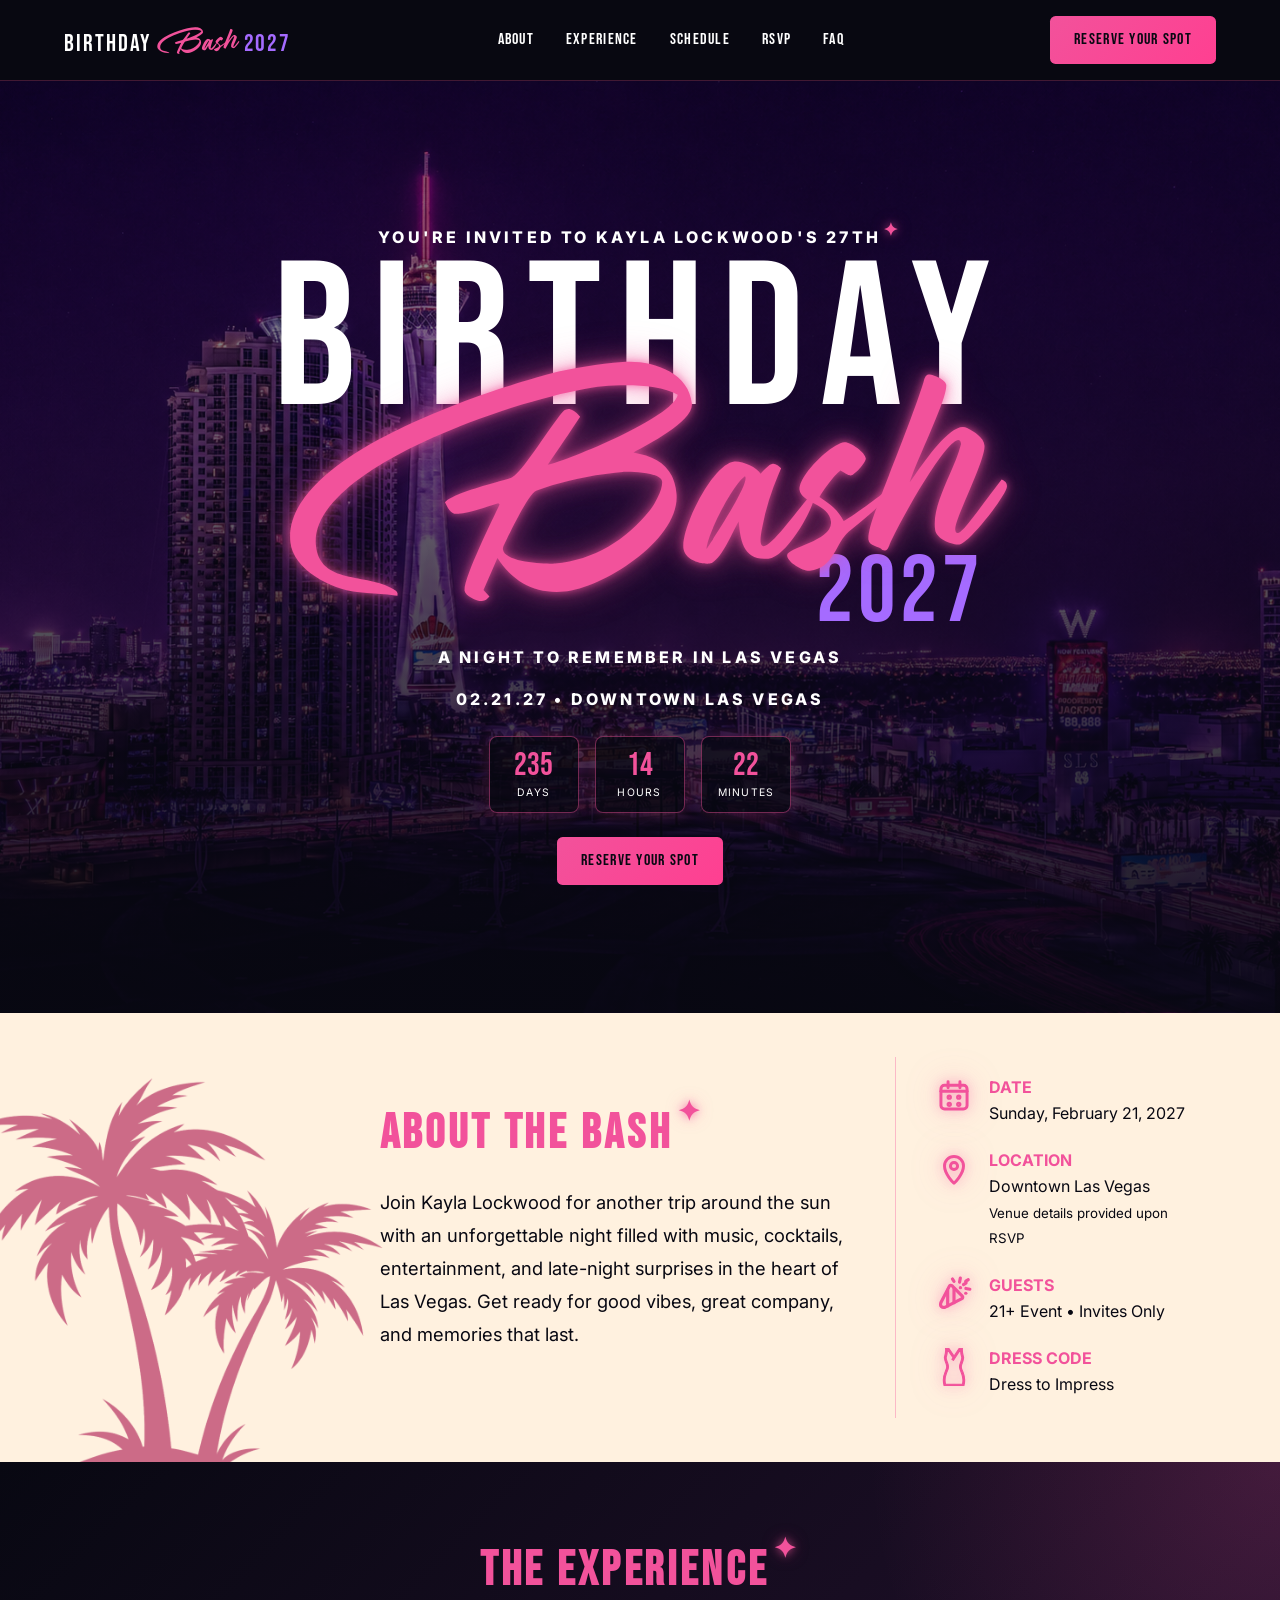
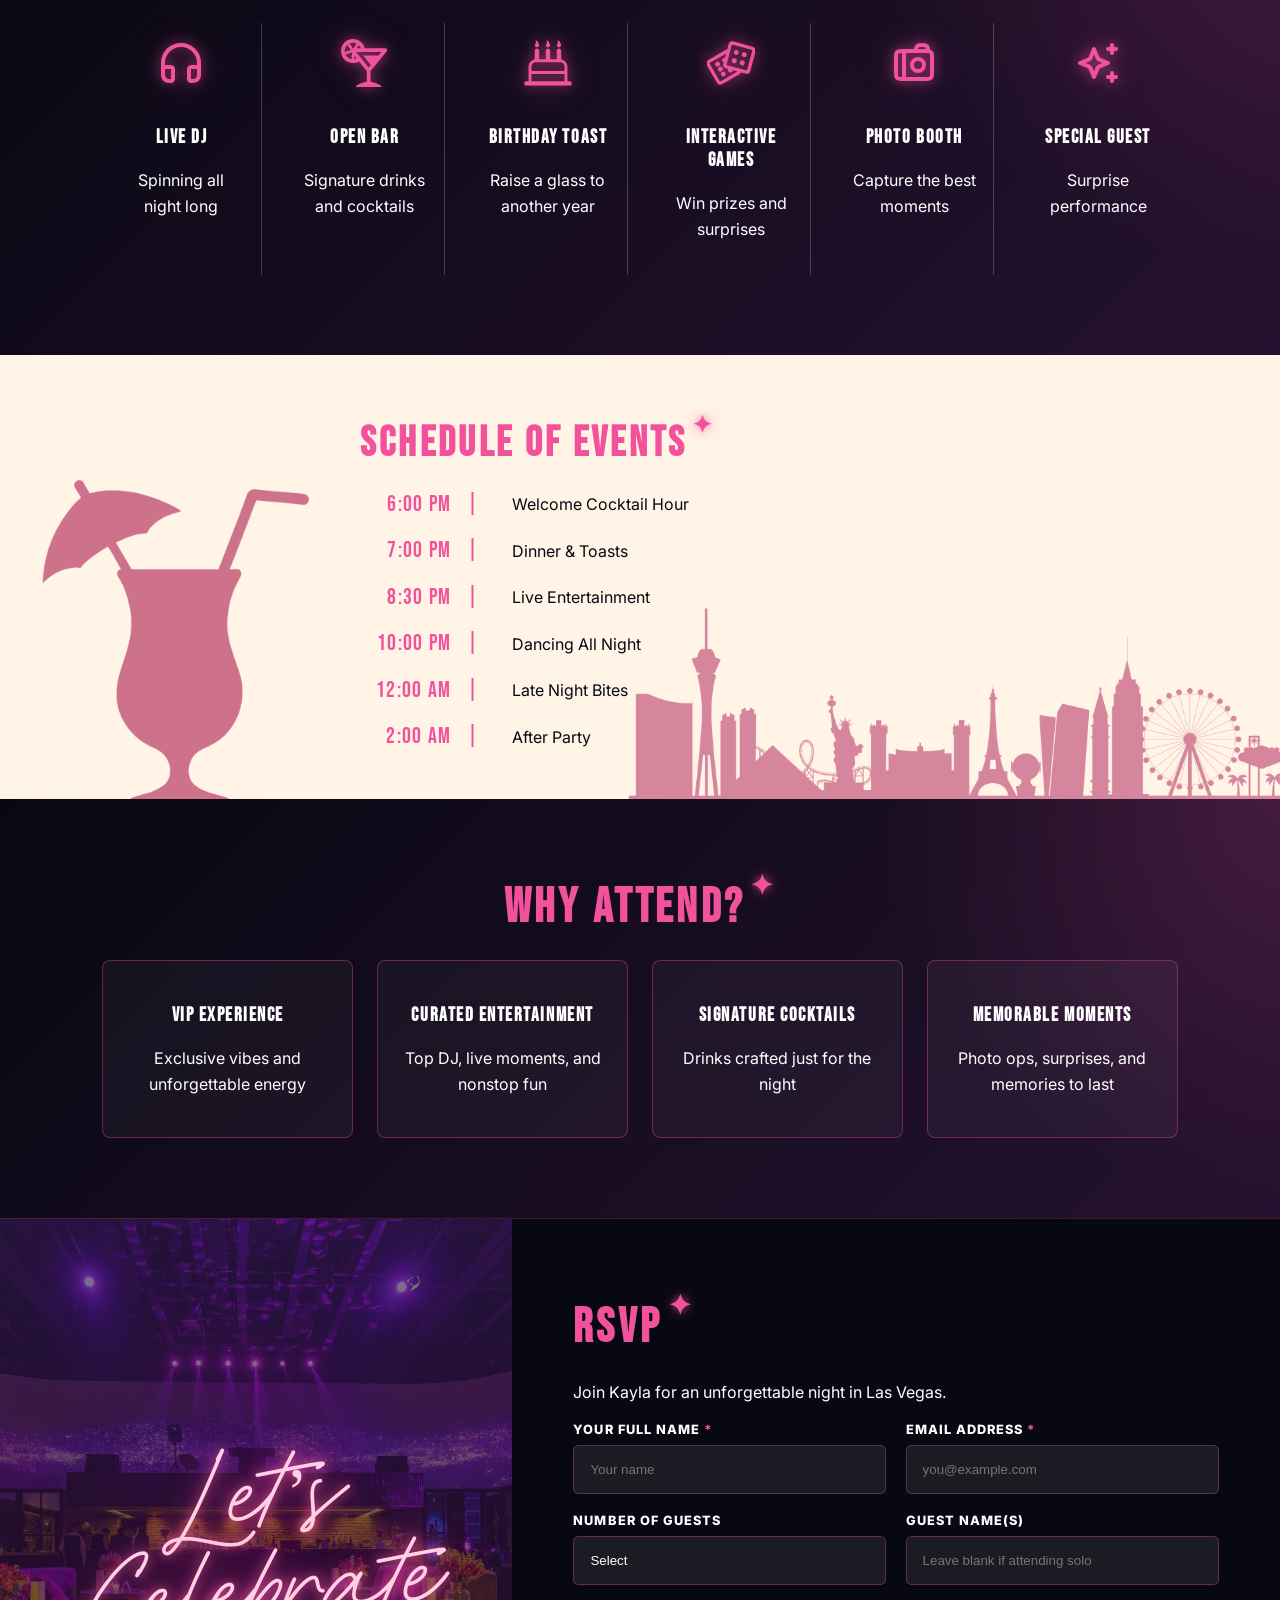
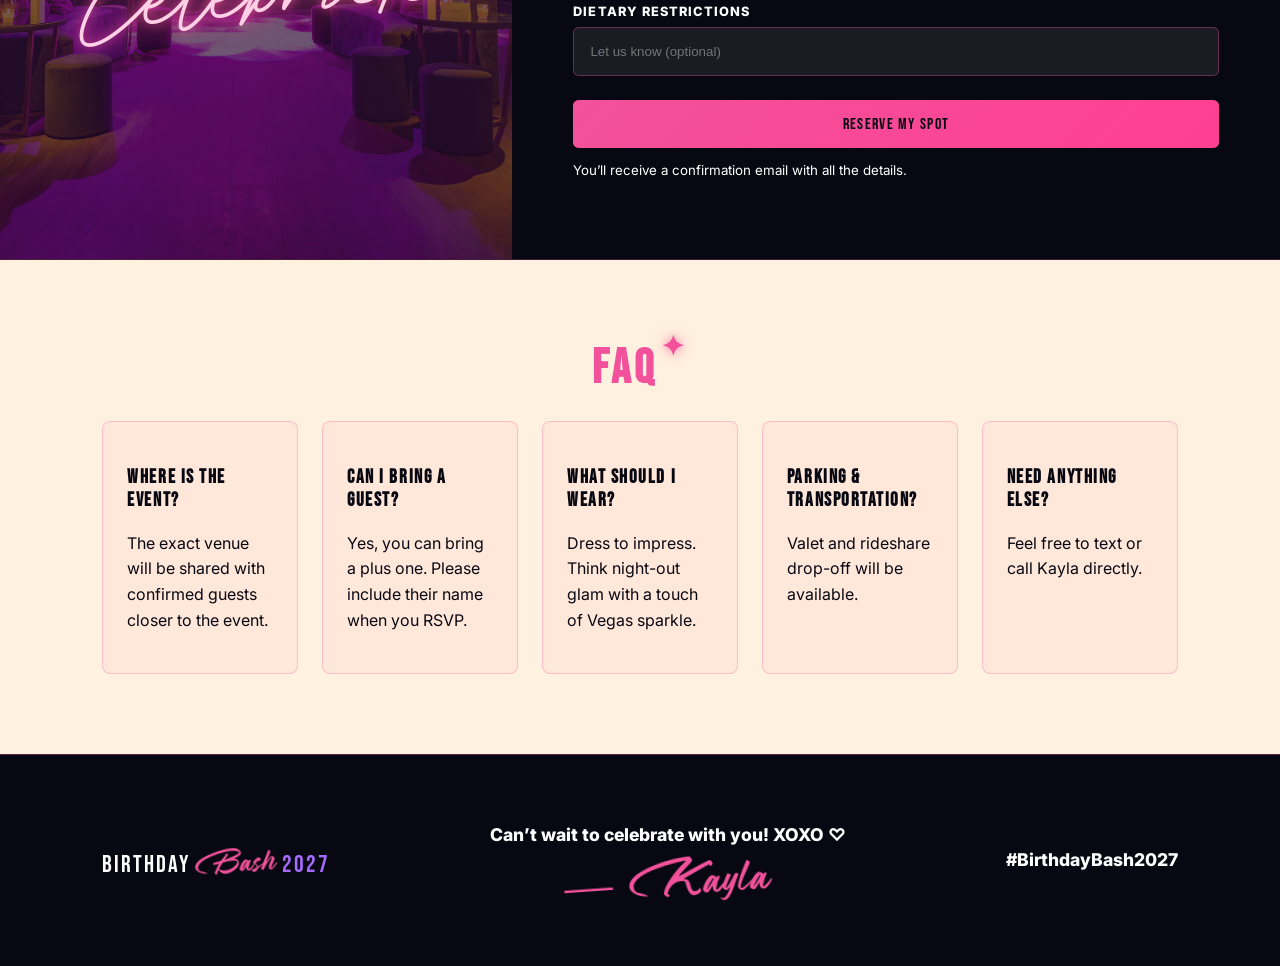
<file: index.html>
<!DOCTYPE html>
<html lang="en">
   <head>
      <meta charset="UTF-8" />
      <meta name="viewport" content="width=device-width, initial-scale=1.0" />
      <title>Birthday Bash 2027 | Kayla Lockwood’s 27th Birthday</title>
      <meta name="description" content="You're invited to Birthday Bash 2027. Join Kayla Lockwood in Las Vegas for an unforgettable evening of celebration, music, cocktails, and surprises.">
      <meta name="keywords" content="Birthday Bash 2027, Kayla Lockwood, Las Vegas birthday party, birthday invitation, RSVP, celebration, event invitation">
      <meta name="author" content="Kayla Lockwood">
      <meta property="og:title" content="Birthday Bash 2027 | Kayla Lockwood">
      <meta.go property="og:description" content="Join Kayla Lockwood for Birthday Bash 2027 in Las Vegas. RSVP and celebrate with music, cocktails, entertainment, and unforgettable memories.">
      <meta property="og:type" content="website">
      <meta property="og:image" content="./assets/birthday-bash-preview.jpg">
      <meta name="twitter:card" content="summary_large_image">
      <meta name="twitter:title" content="Birthday Bash 2027 | Kayla Lockwood">
      <meta name="twitter:description" content="You're invited to Birthday Bash 2027 in Las Vegas.">
      <meta name="twitter:image" content="./assets/birthday-bash-preview.jpg">
      <link rel="icon" href="./assets/sparkle-favicon.svg" type="image/svg+xml">
      <link rel="preconnect" href="https://fonts.googleapis.com">
      <link rel="preconnect" href="https://fonts.gstatic.com" crossorigin>
      <link rel="stylesheet" href="style.css" />
   </head>
   <body>
      <header class="site-header">
         <a href="#hero" class="logo">Birthday <span>Bash</span> <em>2027</em></a>
         <nav class="nav">
            <a href="#about">About</a>
            <a href="#experience">Experience</a>
            <a href="#schedule">Schedule</a>
            <a href="#rsvp">RSVP</a>
            <a href="#faq">FAQ</a>
         </nav>
         <a href="#rsvp" class="header-btn">Reserve Your Spot</a>
      </header>
      <main>
         <section id="hero" class="hero">
            <div class="hero-content">
               <p class="eyebrow">
                  You're invited to Kayla Lockwood's <span class="age-mark">27th<span class="age-sparkle">✦</span></span>
               </p>
               <h1>Birthday <span>Bash</span> <em>2027</em></h1>
               <p class="tagline">A night to remember in Las Vegas</p>
               <p class="details">02.21.27 • Downtown Las Vegas</p>
               <div class="countdown">
                  <div><span class="count-number days">235</span><small>Days</small></div>
                  <div><span class="count-number hours">14</span><small>Hours</small></div>
                  <div><span class="count-number minutes">22</span><small>Minutes</small></div>
               </div>
               <a href="#rsvp" class="primary-btn">Reserve Your Spot</a>
            </div>
         </section>
         <section id="about" class="about section-light">
            <div class="about-art" aria-hidden="true"></div>
            <div class="about-content">
               <h2>About the Bash <span class="sparkle">✦</span></h2>
               <p>
                  Join Kayla Lockwood for another trip around the sun with an unforgettable night
                  filled with music, cocktails, entertainment, and late-night surprises in the
                  heart of Las Vegas. Get ready for good vibes, great company, and memories that last.
               </p>
            </div>
            <div class="event-info">
               <div class="info-item">
                  <img src="./assets/calendar.svg" class="info-icon" alt="calendar icon">
                  <div>
                     <strong>Date</strong>
                     <p>Sunday, February 21, 2027</p>
                  </div>
               </div>
               <div class="info-item">
                  <img src="./assets/location.svg" class="info-icon" alt="location icon">
                  <div>
                     <strong>Location</strong>
                     <p>Downtown Las Vegas<br><small>Venue details provided upon RSVP</small></p>
                  </div>
               </div>
               <div class="info-item">
                  <img src="./assets/party-svgrepo-com.svg" class="info-icon" alt="party icon">
                  <div>
                     <strong>Guests</strong>
                     <p>21+ Event • Invites Only</p>
                  </div>
               </div>
               <div class="info-item">
                  <img src="./assets/dress-6-svgrepo-com.svg" class="info-icon" alt="dress icon">
                  <div>
                     <strong>Dress Code</strong>
                     <p>Dress to Impress</p>
                  </div>
               </div>
            </div>
         </section>
         <section id="experience" class="experience section-dark">
            <h2>The Experience <span class="sparkle">✦</span></h2>
            <div class="experience-grid">
               <article>
                  <img class="icon" src="./assets/headphones-alt-svgrepo-com.svg" alt="DJ headphones icon" />
                  <h3>Live DJ</h3>
                  <p>Spinning all night long</p>
               </article>
               <article>
                  <img class="icon" src="./assets/cocktail-2-svgrepo-com.svg" alt="cocktail icon" />
                  <h3>Open Bar</h3>
                  <p>Signature drinks and cocktails</p>
               </article>
               <article>
                  <img class="icon" src="./assets/birthday-cake-svgrepo-com (1).svg" alt="birthday cake icon" />
                  <h3>Birthday Toast</h3>
                  <p>Raise a glass to another year</p>
               </article>
               <article>
                  <img class="icon" src="./assets/craps-svgrepo-com.svg" alt="craps icon" />
                  <h3>Interactive Games</h3>
                  <p>Win prizes and surprises</p>
               </article>
               <article>
                  <img class="icon" src="./assets/camera-alt-1-svgrepo-com.svg" alt="camera icon" />
                  <h3>Photo Booth</h3>
                  <p>Capture the best moments</p>
               </article>
               <article>
                  <img class="icon" src="./assets/sparkles-svgrepo-com.svg" alt="sparkles icon" />
                  <h3>Special Guest</h3>
                  <p>Surprise performance</p>
               </article>
            </div>
         </section>
         <section id="schedule" class="schedule section-light">
            <div class="schedule-art" aria-hidden="true"></div>
            <div>
               <h2>Schedule of Events <span class="sparkle">✦</span></h2>
               <div class="timeline">
                  <p><span>6:00 PM</span> Welcome Cocktail Hour</p>
                  <p><span>7:00 PM</span> Dinner & Toasts</p>
                  <p><span>8:30 PM</span> Live Entertainment</p>
                  <p><span>10:00 PM</span> Dancing All Night</p>
                  <p><span>12:00 AM</span> Late Night Bites</p>
                  <p><span>2:00 AM</span> After Party</p>
               </div>
            </div>
         </section>
         <section class="why section-dark">
            <h2>Why Attend? <span class="sparkle">✦</span></h2>
            <div class="why-grid">
               <article>
                  <h3>VIP Experience</h3>
                  <p>Exclusive vibes and unforgettable energy</p>
               </article>
               <article>
                  <h3>Curated Entertainment</h3>
                  <p>Top DJ, live moments, and nonstop fun</p>
               </article>
               <article>
                  <h3>Signature Cocktails</h3>
                  <p>Drinks crafted just for the night</p>
               </article>
               <article>
                  <h3>Memorable Moments</h3>
                  <p>Photo ops, surprises, and memories to last</p>
               </article>
            </div>
         </section>
         <section id="rsvp" class="rsvp">
            <div class="rsvp-image">
               <p>Let’s Celebrate</p>
            </div>
            <form class="rsvp-form">
               <h2>RSVP <span class="sparkle">✦</span></h2>
               <p>Join Kayla for an unforgettable night in Las Vegas.</p>
               <div class="form-grid">
                  <label>
                  <span class="label-text">Your Full Name <span class="required">*</span></span>
                  <input type="text" placeholder="Your name" required>
                  </label>
                  <label>
                  <span class="label-text">Email Address <span class="required">*</span></span>
                  <input type="email" placeholder="you@example.com" required>
                  </label>
                  <label>
                     Number of Guests
                     <select>
                        <option value="" disabled selected>Select</option>
                        <option value="1">1</option>
                        <option value="2">2</option>
                     </select>
                  </label>
                  <!--<label>Number of Guests</label>
                     <div class="guest-options">
                       <label><input type="radio" name="guests"> 1 Guest</label>
                       <label><input type="radio" name="guests"> 2 Guests</label>
                     </div>-->
                  <label>
                  Guest Name(s)
                  <input type="text" placeholder="Leave blank if attending solo" />
                  </label>
                  <label class="full-width">
                  Dietary Restrictions
                  <input type="text" placeholder="Let us know (optional)" />
                  </label>
               </div>
               <a href="thank-you.html" class="form-button">Reserve My Spot</a>
               <small>You’ll receive a confirmation email with all the details.</small>
            </form>
         </section>
         <section id="faq" class="faq section-light">
            <h2>FAQ <span class="sparkle">✦</span></h2>
            <div class="faq-grid">
               <article>
                  <h3>Where is the event?</h3>
                  <p>The exact venue will be shared with confirmed guests closer to the event.</p>
               </article>
               <article>
                  <h3>Can I bring a guest?</h3>
                  <p>Yes, you can bring a plus one. Please include their name when you RSVP.</p>
               </article>
               <article>
                  <h3>What should I wear?</h3>
                  <p>Dress to impress. Think night-out glam with a touch of Vegas sparkle.</p>
               </article>
               <article>
                  <h3>Parking & transportation?</h3>
                  <p>Valet and rideshare drop-off will be available.</p>
               </article>
               <article>
                  <h3>Need Anything Else?</h3>
                  <p>Feel free to text or call Kayla directly.</p>
               </article>
            </div>
         </section>
      </main>
      <footer>
         <p class="footer-logo">Birthday <span>Bash</span> <em>2027</em></p>
         <p class="footer-signoff">
            Can’t wait to celebrate with you! XOXO ♡
            <span class="script-text">— Kayla</span>
         </p>
         <p>#BirthdayBash2027</p>
      </footer>
      <script>
         const countdown = { days: 235, hours: 14, minutes: 22 };
         const daysEl = document.querySelector(".days");
         const hoursEl = document.querySelector(".hours");
         const minutesEl = document.querySelector(".minutes");
         
         function updateCountdown() {
           countdown.minutes--;
           if (countdown.minutes < 0) {
             countdown.minutes = 59;
             countdown.hours--;
           }
           if (countdown.hours < 0) {
             countdown.hours = 23;
             countdown.days--;
           }
           if (countdown.days < 229) {
             countdown.days = 235;
             countdown.hours = 14;
             countdown.minutes = 22;
           }
           daysEl.textContent = countdown.days;
           hoursEl.textContent = String(countdown.hours).padStart(2, "0");
           minutesEl.textContent = String(countdown.minutes).padStart(2, "0");
         }
         setInterval(updateCountdown, 5000);
      </script>
   </body>
</html>
</file>
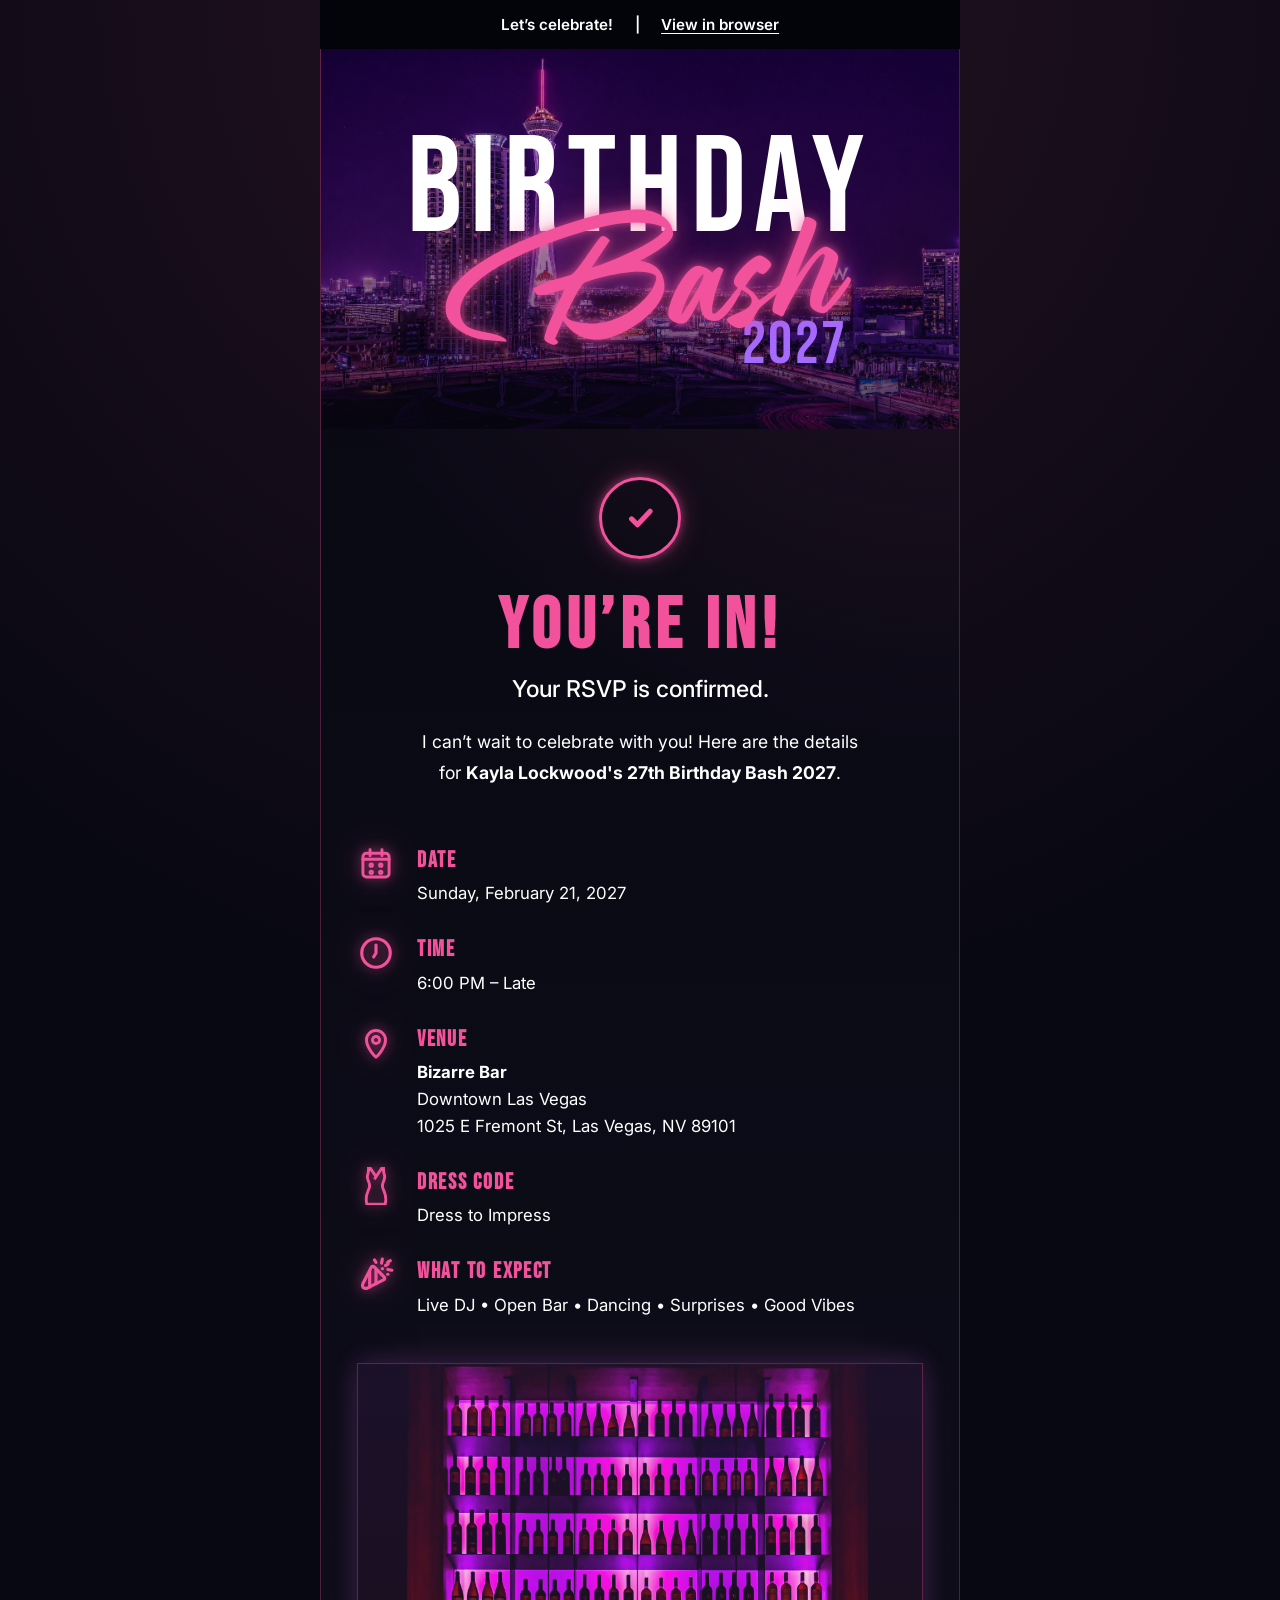
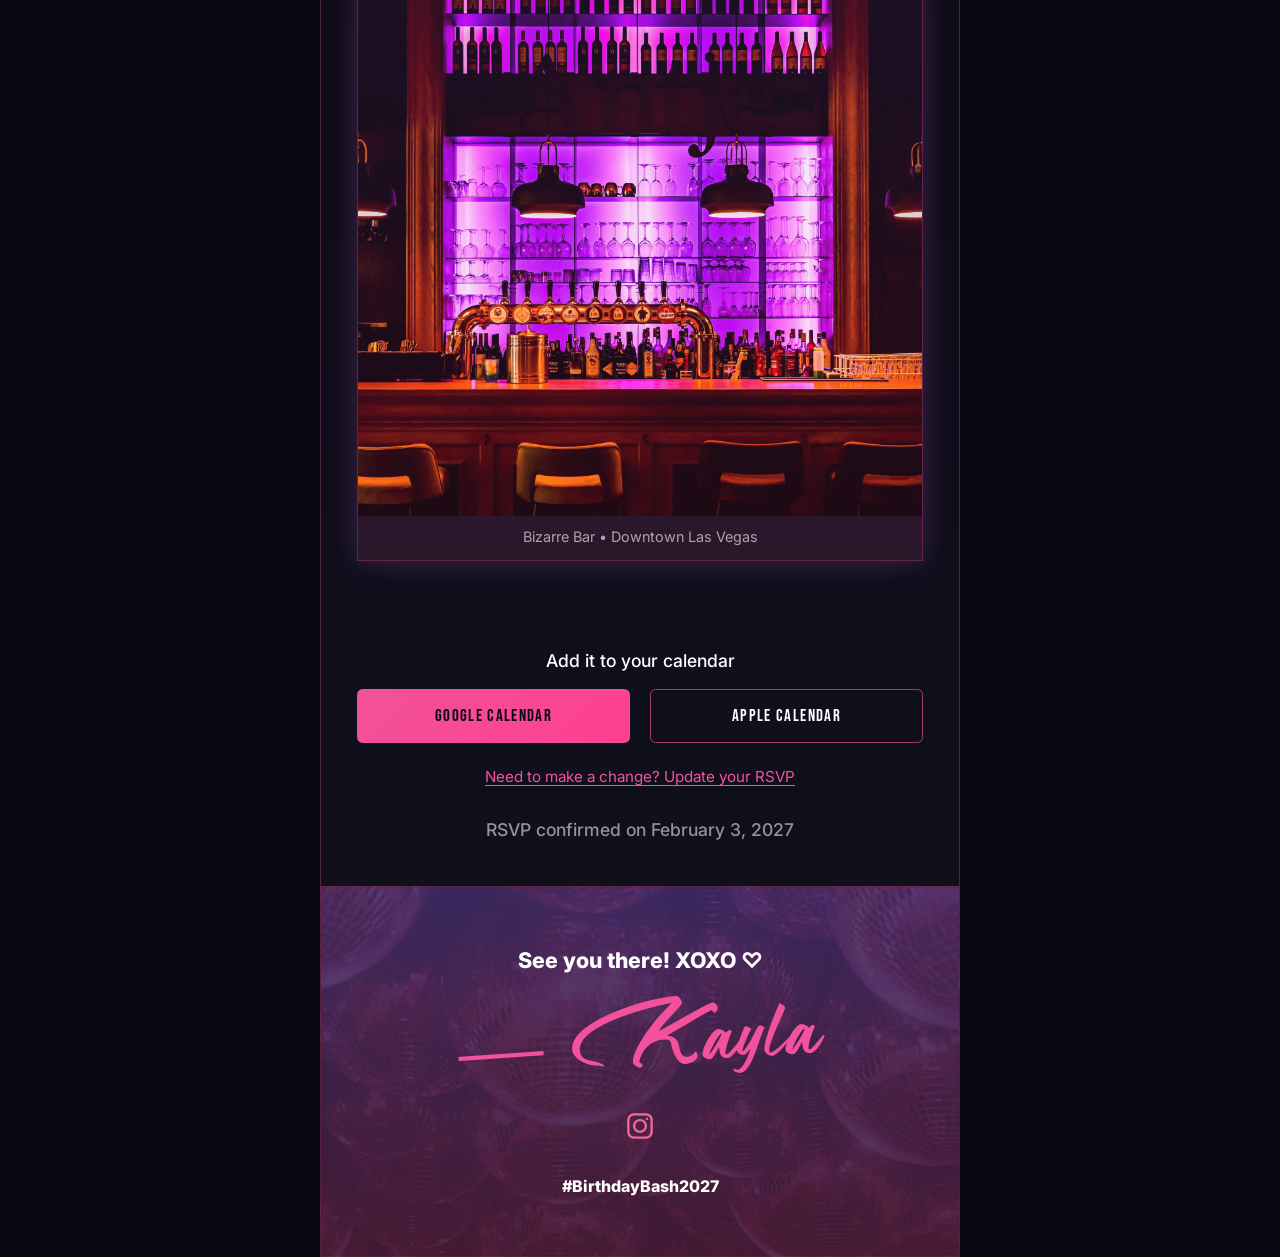
<file: email.html>
<!DOCTYPE html>
<html lang="en">
   <head>
      <meta charset="UTF-8" />
      <meta name="viewport" content="width=device-width, initial-scale=1.0" />
      <title>Birthday Bash 2027 | Email Mockup</title>
      <meta name="description" content="Preview of the RSVP confirmation email experience designed for Birthday Bash 2027.">
      <meta name="keywords" content="Birthday Bash 2027, email design, RSVP confirmation email, event branding, UX email design">
      <meta name="author" content="Kayla Lockwood">
      <meta property="og:title" content="Birthday Bash 2027 | RSVP Confirmation Email">
      <meta property="og:description" content="Preview of the RSVP confirmation email experience created for Birthday Bash 2027.">
      <meta property="og:type" content="website">
      <meta property="og:image" content="./assets/confirmation-email-preview.jpg">
      <meta name="twitter:card" content="summary_large_image">
      <meta name="twitter:title" content="Birthday Bash 2027 | RSVP Confirmation Email">
      <meta name="twitter:description" content="Preview of the RSVP confirmation email experience.">
      <meta name="twitter:image" content="./assets/confirmation-email-preview.jpg">
      <link rel="icon" href="./assets/sparkle-favicon.svg" type="image/svg+xml">
      <link rel="preconnect" href="https://fonts.googleapis.com">
      <link rel="preconnect" href="https://fonts.gstatic.com" crossorigin>
      <link rel="stylesheet" href="email-style.css" />
   </head>
   <body>
      <div class="preheader"> <span>Let’s celebrate!</span> <span>|</span> <a href="#">View in browser</a> </div>
      <main>
         <section class="email-hero">
            <div class="email-logo"> <span class="logo-top">Birthday</span> <span class="logo-script">Bash</span> <span class="logo-year">2027</span> </div>
         </section>
         <section class="confirmation">
            <div class="checkmark" aria-hidden="true">
               <svg viewBox="0 0 64 64">
                  <path d="M22 33L29 40L44 24" />
               </svg>
            </div>
            <h1>You’re In!</h1>
            <h2>Your RSVP is confirmed.</h2>
            <p> I can’t wait to celebrate with you! Here are the details for <strong>Kayla Lockwood's 27th Birthday Bash 2027</strong>. </p>
         </section>
         <section class="event-details">
            <div class="detail-item">
               <img src="./assets/calendar.svg" class="detail-icon" alt="calendar icon"> 
               <div>
                  <h3>Date</h3>
                  <p>Sunday, February 21, 2027</p>
               </div>
            </div>
            <div class="detail-item">
               <img src="./assets/clock-seven-svgrepo-com.svg" class="detail-icon" alt="clock icon"> 
               <div>
                  <h3>Time</h3>
                  <p>6:00 PM – Late</p>
               </div>
            </div>
            <div class="detail-item">
               <img src="./assets/location.svg" class="detail-icon" alt="location icon"> 
               <div>
                  <h3>Venue</h3>
                  <p><strong>Bizarre Bar</strong></p>
                  <p>Downtown Las Vegas</p>
                  <p>1025 E Fremont St, Las Vegas, NV 89101</p>
               </div>
            </div>
            <div class="detail-item">
               <img src="./assets/dress-6-svgrepo-com.svg" class="detail-icon" alt="dress icon"> 
               <div>
                  <h3>Dress Code</h3>
                  <p>Dress to Impress</p>
               </div>
            </div>
            <div class="detail-item">
               <img src="./assets/party-svgrepo-com.svg" class="detail-icon" alt="party icon"> 
               <div>
                  <h3>What to Expect</h3>
                  <p>Live DJ • Open Bar • Dancing • Surprises • Good Vibes</p>
               </div>
            </div>
            <div class="venue-image-wrapper">
               <img class="venue-image" src="./assets/pexels-lorna-pauli-1320744316-29005334.jpg" alt="Bar top with shelves of bottles">
               <p class="venue-caption">
                  Bizarre Bar • Downtown Las Vegas
               </p>
            </div>
         </section>
         <section class="calendar-section">
            <p>Add it to your calendar</p>
            <div class="calendar-buttons">
               <a href="#" class="email-btn">Google Calendar</a>
               <a href="#" class="email-btn secondary">Apple Calendar</a>
            </div>
            <a href="#" class="update-rsvp">
            Need to make a change? Update your RSVP
            </a>
            <p class="confirmation-id">
               RSVP confirmed on <span>February 3, 2027</span>
            </p>
         </section>
      </main>
      <footer class="email-footer">
         <p class="footer-signoff">
            See you there! XOXO ♡
            <span class="script-text">— Kayla</span>
         </p>
         <div class="social-links">
            <a href="https://instagram.com/social.sin" target="_blank">
            <img src="./assets/instagram-svgrepo-com.svg" alt="Instagram  icon">
            </a>
         </div>
         <p>#BirthdayBash2027</p>
      </footer>
   </body>
</html>
</file>
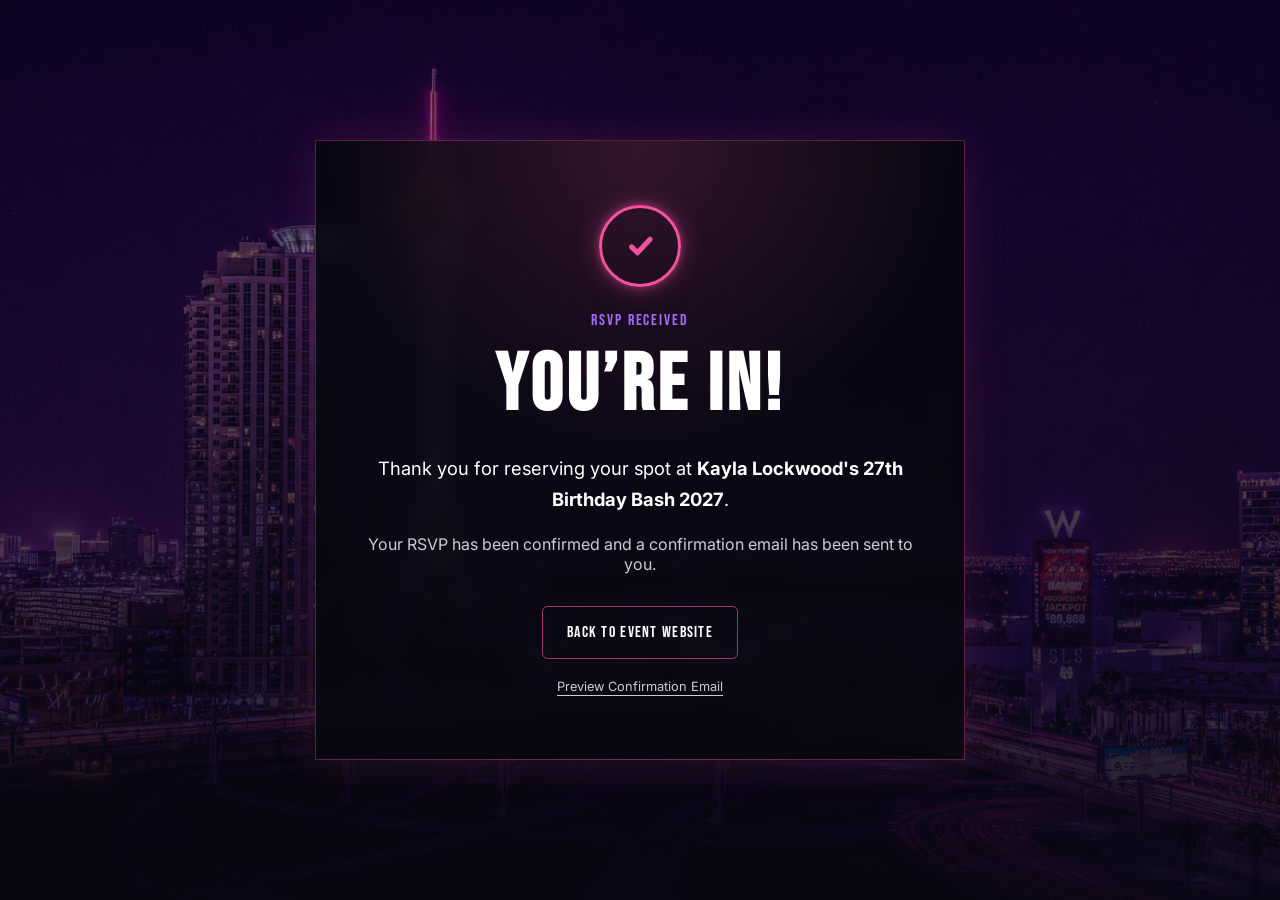
<file: thank-you.html>
<!DOCTYPE html>
<html lang="en">
   <head>
      <meta charset="UTF-8">
      <meta name="viewport" content="width=device-width, initial-scale=1.0">
      <title>RSVP Confirmed | Birthday Bash 2027</title>
      <meta name="description" content="Your RSVP has been received. Thank you for confirming your attendance at Birthday Bash 2027. We can't wait to celebrate with you in Las Vegas.">
      <meta name="keywords" content="Birthday Bash 2027 RSVP, RSVP confirmation, Kayla Lockwood birthday, Las Vegas event">
      <meta name="author" content="Kayla Lockwood">
      <meta property="og:title" content="RSVP Confirmed | Birthday Bash 2027">
      <meta property="og:description" content="Your RSVP has been received. We look forward to celebrating with you at Birthday Bash 2027.">
      <meta property="og:type" content="website">
      <meta property="og:image" content="./assets/birthday-bash-preview.jpg">
      <meta name="twitter:card" content="summary_large_image">
      <meta name="twitter:title" content="RSVP Confirmed | Birthday Bash 2027">
      <meta name="twitter:description" content="Thank you for confirming your attendance.">
      <meta name="twitter:image" content="./assets/birthday-bash-preview.jpg">
      <link rel="icon" href="./assets/sparkle-favicon.svg" type="image/svg+xml">
      <link rel="preconnect" href="https://fonts.googleapis.com">
      <link rel="preconnect" href="https://fonts.gstatic.com" crossorigin>
      <link rel="stylesheet" href="thank-you.css">
   </head>
   <body>
      <main class="confirmation-page">
         <div class="confirmation-card">
            <div class="checkmark" aria-hidden="true">
               <svg viewBox="0 0 64 64">
                  <path d="M22 33L29 40L44 24" />
               </svg>
            </div>
            <p class="eyebrow">RSVP RECEIVED</p>
            <h1>
               You’re In!
            </h1>
            <p class="intro">
               Thank you for reserving your spot at
               <strong>Kayla Lockwood's 27th Birthday Bash 2027</strong>.
            </p>
            <p class="details">
               Your RSVP has been confirmed and a confirmation email has been sent to you.
            </p>
            <div class="button-group">
               <a href="index.html" class="secondary-btn">
               Back to Event Website
               </a>
            </div>
            <a href="email.html" class="email-preview-link">
            Preview Confirmation Email
            </a>
         </div>
      </main>
   </body>
</html>
</file>
<file: style.css>
@import url('https://fonts.googleapis.com/css2?family=Bebas+Neue&family=Inter:wght@400;500;700;800&display=swap');

@font-face {
	font-family: "Bigtimes";
	src: url("./assets/Bigtimes.otf") format("opentype");
	font-weight: 400;
	font-style: normal;
	font-display: swap;
}

@font-face {
	font-family: "RocketClouds";
	src: url("./assets/Rocket Clouds.ttf") format("truetype");
	font-weight: 400;
	font-style: normal;
	font-display: swap;
}

:root {
	--black: #080812;
	--navy: #10101d;
	--purple: #25112f;
	--pink: #f2529b;
	--hot-pink: #ff3f91;
	--lavender: #a56bff;
	--cream: #fff1df;
	--white: #ffffff;
}

* {
	box-sizing: border-box;
}

html {
	scroll-behavior: smooth;
}

body {
	margin: 0;
	font-family: "Inter", sans-serif;
	background: var(--black);
	color: var(--white);
	animation: pageFadeIn 0.8s ease both;
}

.sparkle {
	display: inline-block;
	color: var(--pink);
	font-size: 0.58em;
	line-height: 1;
	margin-left: -0.25em;
	transform: translateY(-0.22em);
	vertical-align: top;
	text-shadow:
		0 0 8px rgba(242, 82, 155, 0.65),
		0 0 18px rgba(242, 82, 155, 0.35);
}

.age-mark {
	display: inline-flex;
	align-items: flex-start;
	gap: 0.15em;
}

.age-sparkle {
	color: var(--pink);
	font-size: 1.15em;
	line-height: 1;
	transform: translateY(-0.25em);
	text-shadow:
		0 0 8px rgba(242, 82, 155, 0.65),
		0 0 18px rgba(242, 82, 155, 0.35);
}

h1,
h2,
h3,
.logo,
.footer-logo,
.header-btn,
.primary-btn,
.form-button,
button {
	font-family: "Bebas Neue", sans-serif;
	letter-spacing: 0.08em;
}

h2 {
	color: var(--pink);
	font-size: clamp(2rem, 4vw, 3rem);
	margin: 0 0 1.5rem;
}

p {
	line-height: 1.6;
}

.logo span,
.footer-logo span,
.hero h1 span,
.rsvp-image p,
.script-text {
	font-weight: 400;
	font-synthesis: none;
}

/* Header */

.site-header {
	position: sticky;
	top: 0;
	z-index: 100;
	display: flex;
	align-items: center;
	justify-content: space-between;
	gap: 2rem;
	padding: 1rem 5%;
	background: rgba(8, 8, 18, 0.88);
	backdrop-filter: blur(12px);
	border-bottom: 1px solid rgba(242, 82, 155, 0.25);
	animation: slideDown 0.8s ease both;
}

.logo,
.footer-logo {
	color: var(--white);
	text-decoration: none;
	font-size: 1.5rem;
	line-height: 0.9;
	display: flex;
	align-items: baseline;
	gap: 0.35rem;
}

.logo span,
.footer-logo span {
	display: inline-block;
	font-family: "Bigtimes", cursive;
	color: var(--pink);
	font-size: 2rem;
	text-transform: none;
	letter-spacing: 0;
	transform: rotate(-4deg);
}

.logo em,
.footer-logo em {
	color: var(--lavender);
	font-style: normal;
}

.nav {
	display: flex;
	gap: 2rem;
}

.nav a {
	position: relative;
	color: var(--white);
	text-decoration: none;
	font-family: "Bebas Neue", sans-serif;
	letter-spacing: 0.08em;
}

.nav a:hover {
	color: var(--pink);
}

.nav a::after {
	content: "";
	position: absolute;
	left: 0;
	bottom: -0.35rem;
	width: 100%;
	height: 2px;
	background: var(--pink);
	transform: scaleX(0);
	transform-origin: right;
	transition: transform 0.25s ease;
}

.nav a:hover::after {
	transform: scaleX(1);
	transform-origin: left;
}

/* Buttons */

.header-btn,
.primary-btn,
.rsvp-form button,
.form-button {
	display: inline-block;
	background: linear-gradient(135deg, var(--pink), var(--hot-pink));
	color: var(--black);
	text-decoration: none;
	padding: 0.9rem 1.5rem;
	border-radius: 0.35rem;
	border: none;
	font-size: 1rem;
	cursor: pointer;
	transition: transform 0.25s ease, box-shadow 0.25s ease, background 0.25s ease;
}

.header-btn:link,
.header-btn:visited,
.primary-btn:link,
.primary-btn:visited {
	color: var(--black);
}

.header-btn:hover,
.primary-btn:hover,
.rsvp-form button:hover,
.form-button:hover {
	transform: translateY(-3px);
	box-shadow:
		0 0 12px rgba(242, 82, 155, 0.55),
		0 0 28px rgba(242, 82, 155, 0.35);
}

.header-btn:active,
.primary-btn:active,
.rsvp-form button:active,
.form-button:active {
	transform: translateY(0);
	box-shadow: 0 0 6px rgba(242, 82, 155, 0.45);
}

.form-button {
	width: 100%;
	margin: 1.5rem 0 0.7rem;
	text-align: center;
}

.form-button:link,
.form-button:visited {
	color: var(--black);
}

/* Hero */

.hero {
	min-height: 88vh;
	display: grid;
	place-items: center;
	text-align: center;
	padding: 8rem 5%;
	background:
		linear-gradient(rgba(8, 8, 18, 0.35), rgba(8, 8, 18, 0.95)),
		url("./assets/Purple Vegas.png");
	background-size: cover;
	background-position: center;
}

.hero-content>* {
	opacity: 0;
	animation: fadeUp 0.8s ease both;
}

.hero-content .eyebrow {
	animation-delay: 0.15s;
}

.hero-content h1 {
	animation-delay: 0.3s;
}

.hero-content .tagline {
	animation-delay: 0.45s;
}

.hero-content .details {
	animation-delay: 0.6s;
}

.hero-content .primary-btn {
	animation-delay: 0.75s;
}

.eyebrow,
.tagline,
.details {
	text-transform: uppercase;
	letter-spacing: 0.2em;
	font-weight: 800;
}

.hero h1 {
	position: relative;
	margin: 0 auto;
	font-size: clamp(6rem, 16vw, 14rem);
	line-height: 0.75;
	font-weight: 400;
	text-align: left;
	width: fit-content;
	padding-bottom: 0.35em;
}

.hero h1 span {
	display: block;
	position: relative;
	z-index: 2;
	font-family: "Bigtimes", cursive;
	color: var(--pink);
	font-size: 1.38em;
	line-height: 0.68;
	letter-spacing: 0;
	margin-top: -0.18em;
	margin-left: 0.05em;
	transform: rotate(-5deg);
	-webkit-font-smoothing: antialiased;
	text-shadow:
		0 0 8px rgba(242, 82, 155, 0.7),
		0 0 24px rgba(242, 82, 155, 0.45),
		0 0 42px rgba(242, 82, 155, 0.25);
}

.hero h1 em {
	position: absolute;
	right: 0.25em;
	bottom: -0.08em;
	z-index: 1;
	color: var(--lavender);
	font-style: normal;
	font-size: 0.46em;
	line-height: 1;
	letter-spacing: 0.04em;
}

.tagline {
	margin-top: 0.75rem;
}

.countdown {
	display: flex;
	justify-content: center;
	gap: 1rem;
	margin: 1.5rem 0;
}

.countdown div {
	min-width: 90px;
	padding: 0.8rem 1rem;
	border: 1px solid rgba(242, 82, 155, 0.45);
	border-radius: 0.5rem;
	background: rgba(8, 8, 18, 0.65);
	box-shadow: 0 0 18px rgba(242, 82, 155, 0.22);
}

.countdown span {
	display: block;
	font-family: "Bebas Neue", sans-serif;
	color: var(--pink);
	font-size: 2rem;
	line-height: 1;
}

.countdown small {
	display: block;
	margin-top: 0.25rem;
	color: var(--white);
	text-transform: uppercase;
	letter-spacing: 0.12em;
	font-size: 0.65rem;
}

/* Shared Sections */

.section-light {
	background: var(--cream);
	color: var(--black);
}

.section-dark {
	background:
		radial-gradient(circle at top right, rgba(242, 82, 155, 0.18), transparent 30%),
		linear-gradient(135deg, var(--black), var(--purple));
	color: var(--white);
}

/* About */

.about {
	position: relative;
	overflow: hidden;
	min-height: 430px;
	display: grid;
	grid-template-columns: 280px minmax(430px, 560px) minmax(280px, 360px);
	gap: 2.5rem;
	align-items: center;
	padding: 4rem 7%;
}

.about-content {
	grid-column: 2;
	position: relative;
	z-index: 1;
	margin-left: -30px;
}

.about-art {
	position: absolute;
	left: -55px;
	bottom: -55px;
	width: 470px;
	height: 470px;
	background: url("./assets/palm-tree.png") no-repeat bottom left;
	background-size: contain;
	pointer-events: none;
	z-index: 0;
}

.about-content p {
	font-size: 1.15rem;
	line-height: 1.8;
	max-width: 560px;
}

.event-info {
	grid-column: 3;
	position: relative;
	z-index: 1;
	padding-left: 2.5rem;
}

.event-info::before {
	content: "";
	position: absolute;
	left: 0;
	top: -20px;
	bottom: -20px;
	width: 1px;
	background: rgba(242, 82, 155, 0.35);
}

.info-item {
	display: flex;
	align-items: flex-start;
	gap: 1rem;
	margin-bottom: 1.5rem;
}

.info-item:last-child {
	margin-bottom: 0;
}

.info-icon {
	width: 38px;
	height: 38px;
	flex-shrink: 0;
	filter:
		drop-shadow(0 0 6px rgba(242, 82, 155, .45)) drop-shadow(0 0 16px rgba(242, 82, 155, .25));
}

.info-item p {
	margin: 0.25rem 0 0;
}

.info-item strong {
	color: var(--pink);
	text-transform: uppercase;
}

/* Experience + Why + FAQ */

.experience,
.why,
.faq {
	padding: 5rem 8%;
	text-align: center;
}

.experience-grid,
.why-grid,
.faq-grid {
	display: grid;
	gap: 1.5rem;
}

.experience-grid {
	grid-template-columns: repeat(6, 1fr);
}

.experience article {
	border-right: 1px solid rgba(255, 255, 255, 0.2);
	padding: 1rem;
}

.experience article:last-child {
	border-right: none;
}

.icon {
	width: 48px;
	height: 48px;
	object-fit: contain;
	margin-bottom: 1rem;
	filter:
		drop-shadow(0 0 6px rgba(242, 82, 155, 0.55)) drop-shadow(0 0 14px rgba(242, 82, 155, 0.28));
}

.experience h3,
.why h3,
.faq h3 {
	color: var(--white);
	text-transform: uppercase;
	font-size: 1.2rem;
}

.why-grid {
	grid-template-columns: repeat(4, 1fr);
}

.why article,
.faq article {
	border: 1px solid rgba(242, 82, 155, 0.35);
	padding: 1.5rem;
	border-radius: 0.5rem;
	background: rgba(255, 255, 255, 0.04);
}

.faq-grid {
	grid-template-columns: repeat(5, 1fr);
	text-align: left;
}

/* Schedule */

.schedule {
	position: relative;
	overflow: hidden;
	min-height: 430px;
	padding: 4rem 7% 2rem;

	display: grid;
	grid-template-columns: 280px 500px 1fr;
	gap: 2.5rem;
	align-items: center;

	background:
		linear-gradient(rgba(255, 255, 255, .18), rgba(255, 255, 255, .18)),
		url("./assets/Vegas Vector.png") no-repeat bottom right,
		var(--cream);
	background-position: bottom right -10px;
	background-size: 52% auto;
}

.schedule h2 {
	margin-bottom: 1.25rem;
	font-size: clamp(2.5rem, 3.25vw, 3.5rem);
	white-space: nowrap;
}

.schedule-art {
	position: absolute;
	left: -35px;
	bottom: -55px;
	width: 420px;
	height: 420px;

	background: url("./assets/cocktail.png") no-repeat bottom left;
	background-size: contain;

	pointer-events: none;
	z-index: 0;
	opacity: 0.95;
}


.schedule>div:not(.schedule-art) {
	grid-column: 2;
	position: relative;
	z-index: 1;

	margin-left: -50px;
}

.schedule h2 {
	margin-bottom: 1.25rem;
	font-size: clamp(2.5rem, 3.25vw, 3.5rem);
	white-space: nowrap;
}

.timeline p {
	display: grid;
	grid-template-columns: 120px 1fr;
	gap: 2rem;
	align-items: center;
	margin: 0.75rem 0;
}

.timeline p::before {
	content: none;
}

.timeline p::after {
	content: none;
}

.timeline span {
	width: 120px;
	display: inline-block;
	text-align: right;

	color: var(--pink);
	font-family: "Bebas Neue", sans-serif;
	font-size: 1.35rem;
	letter-spacing: 0.06em;
}

.timeline span::after {
	content: "|";
	display: inline-block;
	margin-left: 1rem;
	color: var(--pink);
}

/* RSVP */

.rsvp {
	display: grid;
	grid-template-columns: 0.8fr 1.2fr;
	background:
		radial-gradient(circle at left, rgba(242, 82, 155, 0.18), transparent 35%),
		var(--black);
	border-top: 1px solid rgba(242, 82, 155, 0.25);
	border-bottom: 1px solid rgba(242, 82, 155, 0.25);
}

.rsvp-image {
	position: relative;
	overflow: hidden;
	display: grid;
	place-items: center;
	min-height: 480px;
	padding: 3rem;
	background:
		linear-gradient(rgba(20, 5, 35, 0.45),
			rgba(20, 5, 35, 0.65)),
		linear-gradient(rgba(165, 107, 255, 0.25),
			rgba(242, 82, 155, 0.18)),
		url("./assets/pexels-bertellifotografia-16935993.jpg");

	background-size: cover;
	background-position: center;
}

.rsvp-image p {
	font-family: "RocketClouds", cursive;
	color: #ffcfe5;

	font-size: clamp(3.25rem, 5.8vw, 6rem);
	line-height: 1.4;
	width: 100%;
	max-width: 620px;
	margin: 0 auto;

	text-align: center;
	transform: rotate(-5deg) scale(0.92);
	transform-origin: center;

	text-shadow:
		0 0 12px rgba(242, 82, 155, 0.9),
		0 0 30px rgba(242, 82, 155, 0.75),
		0 0 60px rgba(242, 82, 155, 0.45);
}

.rsvp-form {
	padding: 5rem 8%;
}

.form-grid {
	display: grid;
	grid-template-columns: repeat(2, 1fr);
	gap: 1.2rem;
}

.form-grid .full-width {
	grid-column: 1 / -1;
}

label {
	display: grid;
	gap: 0.5rem;
	font-size: 0.8rem;
	text-transform: uppercase;
	letter-spacing: 0.08em;
	font-weight: 800;
}

input,
select {
	width: 100%;
	background: rgba(255, 255, 255, 0.08);
	border: 1px solid rgba(242, 82, 155, 0.35);
	color: rgba(255, 255, 255, .7);
	/* makes "Select" look like placeholder text */
	padding: 1rem;
	border-radius: 0.35rem;

	appearance: none;
	-webkit-appearance: none;
	-moz-appearance: none;
}

select:valid {
	color: var(--white);
}

option {
	background: var(--purple);
	color: var(--white);
}

.label-text {
	display: inline-flex;
	align-items: baseline;
	gap: 0.25rem;
}

.required {
	color: var(--pink);
}

.rsvp-form button {
	width: 100%;
	margin: 1.5rem 0 0.7rem;
}

.faq h3 {
	color: var(--black);
}

.faq article {
	background: rgba(242, 82, 155, 0.06);
	border: 1px solid rgba(242, 82, 155, 0.28);
}

/* Footer */

footer {
	padding: 3rem 8%;
	display: flex;
	align-items: center;
	justify-content: space-between;
	gap: 2rem;
	background: var(--black);
	border-top: 1px solid rgba(242, 82, 155, 0.35);
}

.footer-signoff {
	display: flex;
	flex-direction: column;
	align-items: center;
	gap: 0.35rem;

	font-weight: 800;
	font-size: 1.1rem;
	text-align: center;
}

.script-text {
	font-family: "Bigtimes", cursive;
	color: var(--pink);
	font-size: 3rem;
	line-height: 0.95;
	transform: rotate(-4deg);
}

footer>p:last-child {
	font-weight: 800;
	/* bold hashtag */
	font-size: 1.1rem;
}

/* Animations */

@keyframes pageFadeIn {
	from {
		opacity: 0;
	}

	to {
		opacity: 1;
	}
}

@keyframes slideDown {
	from {
		opacity: 0;
		transform: translateY(-16px);
	}

	to {
		opacity: 1;
		transform: translateY(0);
	}
}

@keyframes fadeUp {
	from {
		opacity: 0;
		transform: translateY(24px);
	}

	to {
		opacity: 1;
		transform: translateY(0);
	}
}


/* Global responsive safety */

html,
body {
	width: 100%;
	max-width: 100%;
	overflow-x: hidden;
}

img {
	max-width: 100%;
	height: auto;
}

main,
section,
footer,
.site-header {
	max-width: 100%;
}

/* Large screens */

@media (min-width: 1600px) {

	.hero,
	.about,
	.schedule,
	.experience,
	.why,
	.faq,
	.rsvp-form,
	footer {
		padding-left: 10%;
		padding-right: 10%;
	}

	.about {
		grid-template-columns: 360px minmax(520px, 680px) minmax(320px, 420px);
	}

	.about-art {
		width: 560px;
		height: 560px;
	}

	.schedule {
		grid-template-columns: 340px 560px 1fr;
		background-size: 48% auto;
	}

	.schedule-art {
		width: 500px;
		height: 500px;
	}
}

/* Medium screens */

@media (max-width: 1200px) {
	.site-header {
		gap: 1.25rem;
	}

	.nav {
		gap: 1.25rem;
	}

	.about {
		grid-template-columns: 240px minmax(380px, 1fr) minmax(260px, 340px);
		gap: 2rem;
	}

	.about-art {
		left: -90px;
		width: 430px;
		height: 430px;
	}

	.schedule {
		grid-template-columns: 220px minmax(430px, 520px) 1fr;
		background-size: 58% auto;
	}

	.schedule-art {
		left: -80px;
		width: 390px;
		height: 390px;
	}

	.experience-grid {
		grid-template-columns: repeat(3, 1fr);
	}

	.experience article:nth-child(3) {
		border-right: none;
	}
}

/* Tablet */

@media (max-width: 900px) {
	.site-header {
		flex-wrap: wrap;
	}

	.nav {
		order: 3;
		width: 100%;
		justify-content: center;
		display: flex;
	}

	.hero h1 {
		font-size: clamp(4.75rem, 17vw, 9rem);
	}

	.about {
		grid-template-columns: 1fr;
		padding: 4rem 2rem 5rem;
		text-align: center;
	}

	.about-content {
		grid-column: auto;
		margin-left: 0;
		max-width: 620px;
		margin-inline: auto;
	}

	.about-art {
		position: relative;
		left: auto;
		bottom: auto;
		width: 320px;
		height: 320px;
		margin: -1rem auto 0;
	}

	.event-info {
		grid-column: auto;
		max-width: 480px;
		margin-inline: auto;
		padding-left: 0;
		text-align: left;
	}

	.event-info::before {
		display: none;
	}

	.schedule {
		grid-template-columns: 1fr;
		padding: 4rem 2rem 14rem;
		text-align: center;
		background-size: 95% auto;
		background-position: bottom right;
	}

	.schedule-art {
		position: relative;
		left: auto;
		bottom: auto;
		width: 280px;
		height: 280px;
		margin: 0 auto -1rem;
	}

	.schedule>div:not(.schedule-art) {
		grid-column: auto;
		margin-left: 0;
	}

	.timeline {
		max-width: 520px;
		margin-inline: auto;
		text-align: left;
	}

	.rsvp {
		grid-template-columns: 1fr;
	}

	.rsvp-image {
		min-height: 360px;
	}

	.rsvp-image p {
		font-size: clamp(4rem, 16vw, 7rem);
		max-width: 90%;
	}

	.faq-grid {
		grid-template-columns: repeat(2, 1fr);
	}
}

/* Phones */

@media (max-width: 600px) {
	.site-header {
		padding: 1rem 1.25rem;
	}

	.logo,
	.footer-logo {
		font-size: 1.25rem;
	}

	.logo span,
	.footer-logo span {
		font-size: 1.65rem;
	}

	.nav,
	.header-btn,
	.site-header {
		display: none;
	}

	.hero {
		min-height: 88vh;
		padding: 5rem 1.25rem;
	}

	.hero h1 {
		font-size: clamp(4rem, 19vw, 6.25rem);
	}

	.eyebrow,
	.tagline,
	.details {
		font-size: 0.75rem;
		letter-spacing: 0.14em;
	}

	.countdown {
		gap: 0.6rem;
	}

	.countdown div {
		min-width: 72px;
		padding: 0.7rem 0.65rem;
	}

	.countdown span {
		font-size: 1.6rem;
	}

	.about,
	.schedule,
	.experience,
	.why,
	.faq,
	.rsvp-form {
		padding-left: 1.25rem;
		padding-right: 1.25rem;
	}

	.about-art,
	.schedule-art {
		width: 250px;
		height: 250px;
	}

	.about-content p {
		font-size: 1rem;
		line-height: 1.7;
	}

	.experience-grid,
	.why-grid,
	.faq-grid,
	.form-grid {
		grid-template-columns: 1fr;
	}

	.experience article {
		border-right: none;
		border-bottom: 1px solid rgba(255, 255, 255, 0.2);
	}

	.experience article:last-child {
		border-bottom: none;
	}

	.timeline p {
		grid-template-columns: 90px 1fr;
		gap: 1rem;
		font-size: 0.95rem;
	}

	.timeline span {
		width: 90px;
		font-size: 1.15rem;
	}

	.rsvp-image {
		overflow: visible;
		padding: 2rem 1.75rem;
		min-height: 300px;
	}

	.rsvp-image p {
		font-size: clamp(2.75rem, 15vw, 4.4rem);
		line-height: 1.5;
		max-width: 100%;
		transform: rotate(-5deg) scale(0.82);
		transform-origin: center;
	}

	footer {
		flex-direction: column;
		text-align: center;
		padding: 2.5rem 1.25rem;
	}

	.footer-logo,
	footer>p:last-child {
		justify-content: center;
		text-align: center;
	}

	.script-text {
		font-size: 2.75rem;
	}
}

/* Small phones */

@media (max-width: 380px) {
	.hero h1 {
		font-size: 3.65rem;
	}

	.hero h1 em {
		right: 0.1em;
		bottom: -0.12em;
	}

	.countdown {
		flex-wrap: wrap;
	}

	.countdown div {
		min-width: 82px;
	}

	h2,
	.schedule h2 {
		font-size: 2.15rem;
		white-space: normal;
	}

	.timeline p {
		grid-template-columns: 1fr;
		gap: 0.25rem;
		text-align: center;
	}

	.timeline span {
		width: auto;
		text-align: center;
	}

	.timeline span::after {
		display: none;
	}

	.about-art,
	.schedule-art {
		width: 220px;
		height: 220px;
	}

	.form-grid {
		gap: 1rem;
	}

	input,
	select {
		padding: 0.9rem;
	}

	.script-text {
		font-size: 2.5rem;
	}

	.rsvp-image p {
		font-size: clamp(2.4rem, 14vw, 3.6rem);
		transform: rotate(-5deg) scale(0.78);
	}

}
</file>
<file: email-style.css>
@import url('https://fonts.googleapis.com/css2?family=Bebas+Neue&family=Inter:wght@400;500;700;800&display=swap');

@font-face {
	font-family: "Bigtimes";
	src: url("./assets/Bigtimes.otf") format("opentype");
	font-weight: 400;
	font-style: normal;
	font-display: swap;
}

:root {
	--black: #080812;
	--navy: #10101d;
	--purple: #25112f;
	--pink: #f2529b;
	--hot-pink: #ff3f91;
	--lavender: #a56bff;
	--cream: #fff1df;
	--white: #ffffff;
}

*,
*::before,
*::after {
	box-sizing: border-box;
}

html,
body {
	width: 100%;
	max-width: 100%;
	min-width: 0;
	overflow-x: hidden;
}

body {
	margin: 0;
	color: var(--white);
	font-family: "Inter", sans-serif;
	background:
		radial-gradient(circle at top, rgba(242, 82, 155, 0.12), transparent 35%),
		var(--black);
}

img {
	max-width: 100%;
	height: auto;
}

/* Shared */

.preheader,
main,
.email-footer {
	width: 100%;
	max-width: 640px;
	margin: 0 auto;
}

.email-hero,
.confirmation,
.event-details,
.calendar-section {
	width: 100%;
	max-width: 100%;
}

.sparkle {
	display: inline-block;
	color: var(--pink);
	font-size: 0.58em;
	line-height: 1;
	margin-left: -0.25em;
	transform: translateY(-0.22em);
	vertical-align: top;
	text-shadow:
		0 0 8px rgba(242, 82, 155, 0.65),
		0 0 18px rgba(242, 82, 155, 0.35);
}

h1,
h3,
.email-btn {
	font-family: "Bebas Neue", sans-serif;
	letter-spacing: 0.08em;
}

/* Email Container */

main {
	overflow: hidden;
	background:
		radial-gradient(circle at top right, rgba(242, 82, 155, 0.14), transparent 28%),
		linear-gradient(180deg, #080812, #10101d);
	border-left: 1px solid rgba(242, 82, 155, 0.28);
	border-right: 1px solid rgba(242, 82, 155, 0.28);
}

/* Preheader */

.preheader {
	display: flex;
	justify-content: center;
	gap: 1.35rem;
	padding: 0.95rem 1rem;
	background: #03030a;
	color: var(--white);
	font-size: 0.95rem;
	font-weight: 600;
}

.preheader a {
	color: var(--white);
	text-underline-offset: 3px;
}

/* Hero */

.email-hero {
	min-height: 380px;
	display: grid;
	place-items: center;
	text-align: center;
	padding: 3rem 1.5rem 4rem;
	overflow: hidden;
	background:
		linear-gradient(rgba(8, 8, 18, 0.08), rgba(8, 8, 18, 0.68)),
		url("./assets/Purple Vegas.png") center / cover no-repeat;
}

.email-logo {
	position: relative;
	width: fit-content;
	max-width: 100%;
	margin: 0 auto;
	font-family: "Bebas Neue", sans-serif;
	line-height: 0.75;
	text-align: left;
	text-transform: uppercase;
}

.logo-top {
	display: block;
	color: var(--white);
	font-size: clamp(5.5rem, 21vw, 8.5rem);
	letter-spacing: 0.06em;
}

.logo-script {
	display: block;
	position: relative;
	z-index: 2;
	margin-top: -0.18em;
	margin-left: 0.23em;
	color: var(--pink);
	font-family: "Bigtimes", cursive;
	font-size: clamp(6.5rem, 25vw, 10rem);
	font-weight: 400;
	font-synthesis: none;
	-webkit-font-smoothing: antialiased;
	line-height: 0.68;
	letter-spacing: 0;
	text-transform: none;
	transform: rotate(-5deg);
	text-shadow:
		0 0 8px rgba(242, 82, 155, 0.7),
		0 0 24px rgba(242, 82, 155, 0.45),
		0 0 42px rgba(242, 82, 155, 0.25);
}

.logo-year {
	position: absolute;
	right: 0.43em;
	bottom: -0.76em;
	z-index: 1;
	color: var(--lavender);
	font-size: clamp(2.25rem, 7vw, 3.75rem);
	letter-spacing: 0.04em;
}

/* Confirmation */

.confirmation {
	padding: 3rem 2rem 1.5rem;
	text-align: center;
}

.checkmark {
	width: 82px;
	height: 82px;
	margin: 0 auto 1.5rem;
	display: grid;
	place-items: center;
	border: 3px solid var(--pink);
	border-radius: 999px;
	box-shadow:
		0 0 10px rgba(242, 82, 155, 0.55),
		0 0 28px rgba(242, 82, 155, 0.28);
}

.checkmark svg {
	width: 54px;
	height: 54px;
}

.checkmark path {
	fill: none;
	stroke: var(--pink);
	stroke-width: 6;
	stroke-linecap: round;
	stroke-linejoin: round;
}

.confirmation h1 {
	margin: 0;
	color: var(--pink);
	font-size: clamp(3rem, 10vw, 4.5rem);
	text-transform: uppercase;
}

.confirmation h2 {
	margin: 0.3rem 0 1.5rem;
	color: var(--white);
	font-family: "Inter", sans-serif;
	font-size: 1.45rem;
	font-weight: 500;
	letter-spacing: 0;
}

.confirmation p {
	max-width: 460px;
	margin: 0 auto;
	font-size: 1.1rem;
	line-height: 1.75;
}

.confirmation-id {
	margin: 2rem auto 0;
	color: rgba(255, 255, 255, 0.55);
	font-size: 0.8rem;
	line-height: 1.35;
	text-align: center;
}

/* Event Details */

.event-details {
	padding: 2rem 2.25rem 3rem;
}

.detail-item {
	display: grid;
	grid-template-columns: 44px 1fr;
	gap: 1rem;
	margin-bottom: 1.65rem;
	font-size: 1.05rem;
	line-height: 1.5;
}

.detail-icon {
	width: 38px;
	height: 38px;
	filter:
		drop-shadow(0 0 6px rgba(242, 82, 155, 0.55)) drop-shadow(0 0 16px rgba(242, 82, 155, 0.3));
}

.detail-item h3 {
	margin: 0 0 0.25rem;
	color: var(--pink);
	font-size: 1.35rem;
	text-transform: uppercase;
}

.detail-item p {
	margin: 0.15rem 0;
	line-height: 1.45;
}

.detail-item strong {
	color: var(--white);
}

.venue-image-wrapper {
	position: relative;
	overflow: hidden;
	width: 100%;
	margin: 2.75rem auto 0;
	border: 1px solid rgba(242, 82, 155, 0.35);
	box-shadow:
		0 0 24px rgba(165, 107, 255, 0.16),
		0 0 40px rgba(242, 82, 155, 0.12);
}

.venue-image-wrapper::after {
	content: "";
	position: absolute;
	inset: 0;
	pointer-events: none;
	background:
		linear-gradient(rgba(165, 107, 255, 0.16),
			rgba(242, 82, 155, 0.12));
}

.venue-image {
	display: block;
	width: 100%;
}

.venue-caption {
	margin-top: 0.75rem;
	color: rgba(255, 255, 255, 0.65);
	font-size: 0.9rem;
	text-align: center;
}

/* Calendar Buttons */

.calendar-section {
	padding: 1.5rem 2.25rem 2.75rem;
	text-align: center;
}

.calendar-section p {
	font-size: 1.1rem;
	font-weight: 500;
}

.calendar-buttons {
	display: grid;
	grid-template-columns: 1fr 1fr;
	gap: 1.25rem;
	width: 100%;
	margin: 0 auto;
}

.email-btn {
	display: block;
	width: 100%;
	padding: 1rem;
	color: var(--black);
	background: linear-gradient(135deg, var(--pink), var(--hot-pink));
	border: 1px solid var(--pink);
	border-radius: 0.35rem;
	font-size: 1.05rem;
	text-decoration: none;
	text-transform: uppercase;
}

.email-btn.secondary {
	color: var(--white);
	background: transparent;
	border: 1px solid rgba(242, 82, 155, 0.65);
}

.update-rsvp {
	display: inline-block;
	margin-top: 1.5rem;
	color: var(--pink);
	font-size: 0.95rem;
	text-decoration: underline;
	text-underline-offset: 3px;
}

/* Footer */

.email-footer {
	position: relative;
	overflow: hidden;
	padding: 3.75rem 2rem;
	text-align: center;
	border: 1px solid rgba(242, 82, 155, 0.28);
	border-top: 1px solid rgba(242, 82, 155, 0.35);
	background:
		linear-gradient(rgba(8, 8, 18, 0.82),
			rgba(8, 8, 18, 0.88)),
		linear-gradient(rgba(165, 107, 255, 0.12),
			rgba(242, 82, 155, 0.12)),
		url("./assets/pexels-pavel-kuznetsov-2150677419-31266655.jpg");
	background-size: cover;
	background-position: center;
}

.email-footer::before {
	content: "";
	position: absolute;
	inset: 0;
	pointer-events: none;
	background:
		linear-gradient(rgba(165, 107, 255, 0.30),
			rgba(242, 82, 155, 0.22));
}

.email-footer>* {
	position: relative;
	z-index: 1;
}

.footer-signoff {
	display: flex;
	flex-direction: column;
	align-items: center;
	gap: 1.5rem;
	margin: 0 0 2.5rem;
	color: var(--white);
	font-size: 1.35rem;
	font-weight: 800;
}

.script-text {
	color: var(--pink);
	font-family: "Bigtimes", cursive;
	font-size: clamp(3.25rem, 12vw, 5.25rem);
	font-weight: 400;
	font-synthesis: none;
	-webkit-font-smoothing: antialiased;
	line-height: 0.9;
	letter-spacing: 0;
	transform: rotate(-4deg);
}

.email-footer>p:last-child {
	margin: 0;
	color: var(--white);
	font-weight: 800;
}

.social-links {
	margin-bottom: 2rem;
}

.social-links a {
	display: inline-flex;
	align-items: center;
	justify-content: center;
}

.social-links img {
	width: 28px;
	height: 28px;
	opacity: 0.95;
	filter:
		brightness(0) saturate(100%) invert(61%) sepia(78%) saturate(1894%) hue-rotate(303deg) brightness(101%) contrast(94%);
}

/* Tablet / Narrow Email Preview */

@media (max-width: 640px) {
	.preheader {
		gap: 0.9rem;
		padding: 0.8rem 0.75rem;
		font-size: 0.85rem;
	}

	.email-hero {
		min-height: clamp(260px, 68vw, 360px);
		padding: 2rem 1rem 3rem;
	}

	.logo-top {
		font-size: clamp(4rem, 16vw, 6rem);
	}

	.logo-script {
		margin-left: 0.2em;
		font-size: clamp(4.75rem, 19vw, 7rem);
	}

	.logo-year {
		right: 0.45em;
		bottom: -0.72em;
		font-size: clamp(1.8rem, 6vw, 3rem);
	}

	.confirmation {
		padding: 2.5rem 1.5rem 1.25rem;
	}

	.confirmation h1 {
		font-size: clamp(2.75rem, 12vw, 4rem);
	}

	.confirmation h2 {
		font-size: 1.25rem;
	}

	.confirmation p {
		font-size: 1rem;
	}

	.event-details,
	.calendar-section {
		padding-left: 1.5rem;
		padding-right: 1.5rem;
	}

	.calendar-buttons {
		grid-template-columns: 1fr;
		gap: 0.9rem;
	}

	.update-rsvp {
		display: block;
		max-width: 280px;
		margin: 1.5rem auto 0;
		text-align: center;
	}

	.confirmation-id {
		max-width: 280px;
	}

	.confirmation-id span {
		display: block;
	}

	.email-footer {
		padding: 3rem 1.5rem;
	}
}

/* Small Phones */

@media (max-width: 420px) {
	.preheader {
		gap: 0.65rem;
		font-size: 0.78rem;
	}

	.email-hero {
		min-height: 245px;
	}

	.logo-top {
		font-size: clamp(3.3rem, 16vw, 4.25rem);
	}

	.logo-script {
		margin-top: -0.16em;
		margin-left: 0.18em;
		font-size: clamp(4rem, 20vw, 5.25rem);
	}

	.logo-year {
		right: 0.45em;
		bottom: -0.7em;
		font-size: clamp(1.5rem, 7vw, 2.25rem);
	}

	.checkmark {
		width: 70px;
		height: 70px;
	}

	.checkmark svg {
		width: 46px;
		height: 46px;
	}

	.detail-item {
		grid-template-columns: 34px 1fr;
		gap: 0.8rem;
		font-size: 0.95rem;
	}

	.detail-icon {
		width: 30px;
		height: 30px;
	}

	.detail-item h3 {
		font-size: 1.15rem;
	}

	.email-btn {
		padding: 0.9rem;
		font-size: 0.95rem;
	}

	.script-text {
		font-size: clamp(3rem, 18vw, 4rem);
	}
}

/* Extra Tiny Phones */

@media (max-width: 320px) {
	.preheader {
		flex-wrap: wrap;
		row-gap: 0.35rem;
		padding-left: 0.5rem;
		padding-right: 0.5rem;
	}

	main,
	.email-footer {
		border-left: none;
		border-right: none;
	}

	.email-hero,
	.confirmation,
	.event-details,
	.calendar-section,
	.email-footer {
		padding-left: 1rem;
		padding-right: 1rem;
	}

	.logo-top {
		font-size: 3rem;
	}

	.logo-script {
		font-size: 3.35rem;
		margin-left: 0.12em;
		transform: rotate(-5deg) scale(0.9);
		transform-origin: center;
	}

	.logo-year {
		right: 0.25em;
	}

	.detail-item {
		grid-template-columns: 30px 1fr;
		gap: 0.65rem;
	}
}
</file>
<file: thank-you.css>
@import url('https://fonts.googleapis.com/css2?family=Bebas+Neue&family=Inter:wght@400;500;700;800&display=swap');

@font-face {
	font-family: "Bigtimes";
	src: url("./assets/Bigtimes.otf") format("opentype");
}

:root {
	--black: #080812;
	--purple: #25112f;
	--pink: #f2529b;
	--hot-pink: #ff3f91;
	--lavender: #a56bff;
	--white: #ffffff;
}

* {
	box-sizing: border-box;
}

body {
	margin: 0;
	min-height: 100vh;
	overflow-x: hidden;

	font-family: "Inter", sans-serif;
	color: var(--white);

	background:
		linear-gradient(rgba(8, 8, 18, .45),
			rgba(8, 8, 18, .92)),
		url("./assets/Purple Vegas.png");

	background-size: cover;
	background-position: center;
}

.confirmation-page {
	min-height: 100vh;
	display: grid;
	place-items: center;
	padding: 2rem 1.25rem;
}

.confirmation-card {
	width: 100%;
	max-width: 650px;
	margin: 0 auto;
	padding: 4rem 3rem;
	text-align: center;

	background:
		radial-gradient(circle at top,
			rgba(242, 82, 155, .18),
			transparent 45%),
		rgba(8, 8, 18, .88);

	border: 1px solid rgba(242, 82, 155, .35);
	box-shadow: 0 0 40px rgba(242, 82, 155, .15);
	backdrop-filter: blur(8px);
}

.checkmark {
	width: 82px;
	height: 82px;
	margin: 0 auto 1.5rem;

	display: grid;
	place-items: center;

	border: 3px solid var(--pink);
	border-radius: 999px;

	box-shadow:
		0 0 10px rgba(242, 82, 155, 0.55),
		0 0 28px rgba(242, 82, 155, 0.28);
}

.checkmark svg {
	width: 54px;
	height: 54px;
}

.checkmark path {
	fill: none;
	stroke: var(--pink);
	stroke-width: 6;
	stroke-linecap: round;
	stroke-linejoin: round;
}

.eyebrow {
	margin: 0;
	color: var(--lavender);

	font-family: "Bebas Neue", sans-serif;
	letter-spacing: .12em;
}

h1 {
	margin: .5rem 0 1rem;

	font-family: "Bebas Neue", sans-serif;
	font-size: clamp(3rem, 8vw, 5rem);

	letter-spacing: .05em;
	text-transform: uppercase;
}

.intro {
	font-size: 1.15rem;
	line-height: 1.7;
}

.details {
	margin-top: 1rem;
	color: rgba(255, 255, 255, .8);
}

.button-group {
	display: flex;
	gap: 1rem;
	justify-content: center;

	margin-top: 2rem;
}

.primary-btn,
.secondary-btn {
	text-decoration: none;

	padding: 1rem 1.5rem;

	border-radius: .35rem;

	font-family: "Bebas Neue", sans-serif;
	letter-spacing: .08em;
}

.email-preview-link {
	display: inline-block;
	margin-top: 1.25rem;
	color: rgba(255, 255, 255, .8);
	font-size: 0.8rem;
	text-decoration: underline;
	text-underline-offset: 4px;
}

.email-preview-link:link,
.email-preview-link:visited {
	color: rgba(255, 255, 255, .8);
}

.email-preview-link:hover,
.email-preview-link:focus {
	color: var(--pink);
}

.email-preview-link:active {
	color: var(--lavender);
}

.secondary-btn {
	display: inline-block;
	color: var(--white);
	text-decoration: none;

	padding: 1rem 1.5rem;
	border-radius: .35rem;
	border: 1px solid rgba(242, 82, 155, .65);

	font-family: "Bebas Neue", sans-serif;
	letter-spacing: .08em;

	transition:
		transform 0.25s ease,
		box-shadow 0.25s ease,
		background 0.25s ease,
		color 0.25s ease,
		border-color 0.25s ease;
}

.secondary-btn:link,
.secondary-btn:visited {
	color: var(--white);
}

.secondary-btn:hover,
.secondary-btn:focus {
	color: var(--black);
	background: linear-gradient(135deg, var(--pink), var(--hot-pink));
	border-color: var(--pink);
	transform: translateY(-3px);
	box-shadow:
		0 0 12px rgba(242, 82, 155, 0.55),
		0 0 28px rgba(242, 82, 155, 0.35);
}

.secondary-btn:active {
	transform: translateY(0);
	box-shadow: 0 0 6px rgba(242, 82, 155, 0.45);
}

@media (max-width: 600px) {

	.confirmation-page {
		padding: 1.25rem;
	}

	.confirmation-card {
		width: 100%;
		max-width: 100%;
		padding: 3rem 1.5rem;
	}

	.button-group {
		flex-direction: column;

	}

}
</file>
